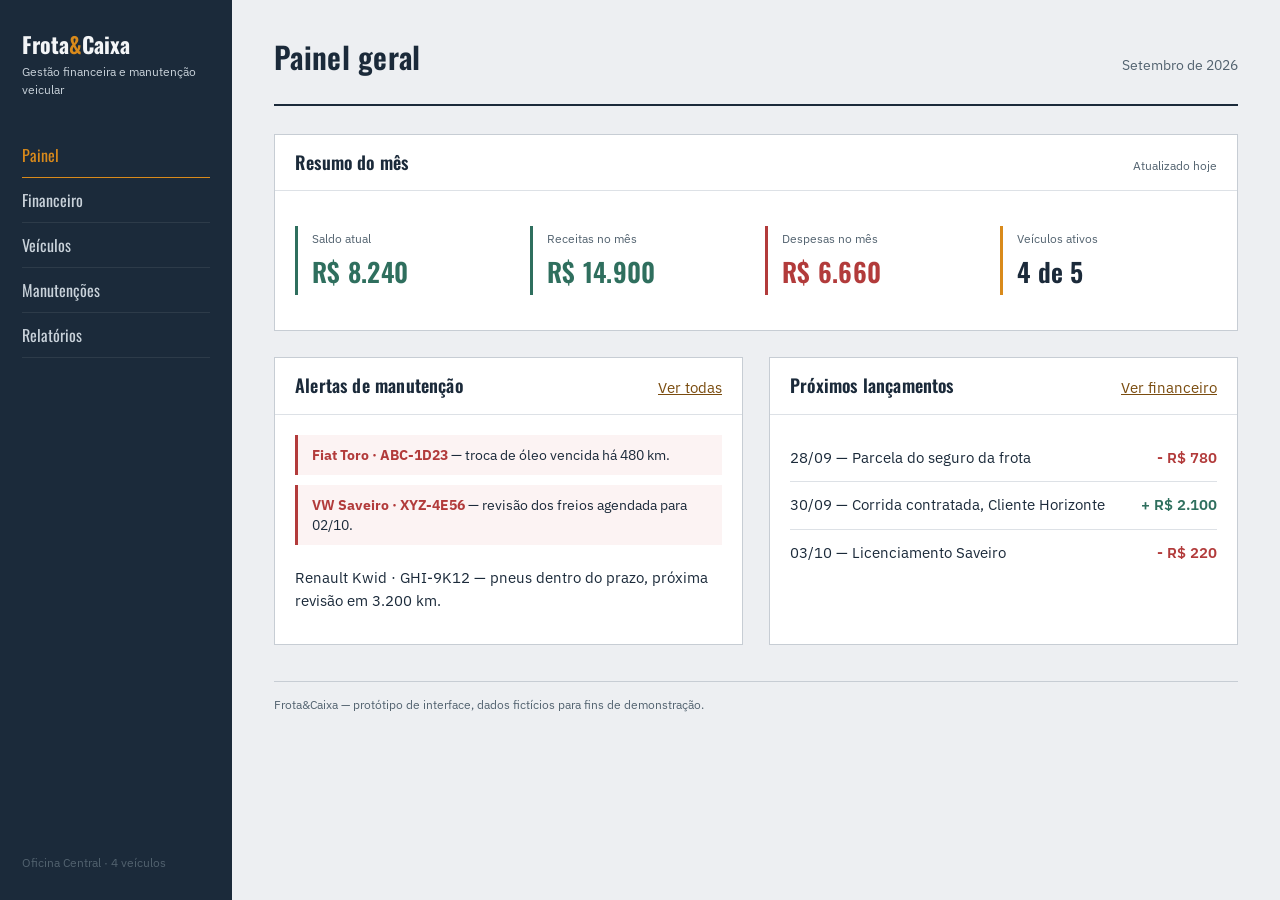
<file: index.html>
<!DOCTYPE html>
<html lang="pt-BR">
<head>
<meta charset="UTF-8">
<meta name="viewport" content="width=device-width, initial-scale=1">
<title>Painel — Frota&Caixa</title>
<link rel="stylesheet" href="css/style.css">
</head>
<body>
<div class="shell">

  <aside class="sidebar">
    <p class="brand">Frota<span>&</span>Caixa</p>
    <p class="brand-sub">Gestão financeira e manutenção veicular</p>
    <nav aria-label="Navegação principal">
      <ul>
        <li><a href="index.html" aria-current="page">Painel</a></li>
        <li><a href="financeiro.html">Financeiro</a></li>
        <li><a href="veiculos.html">Veículos</a></li>
        <li><a href="manutencoes.html">Manutenções</a></li>
        <li><a href="relatorios.html">Relatórios</a></li>
      </ul>
    </nav>
    <div class="sidebar-foot">Oficina Central · 4 veículos</div>
  </aside>

  <main class="content">
    <header class="topbar">
      <h1>Painel geral</h1>
      <p class="period">Setembro de 2026</p>
    </header>

    <section class="panel" aria-labelledby="resumo-h">
      <div class="panel-head">
        <h2 id="resumo-h">Resumo do mês</h2>
        <span class="hint">Atualizado hoje</span>
      </div>
      <div class="panel-body">
        <dl class="grid-4">
          <div class="stat positive">
            <dt>Saldo atual</dt>
            <dd class="num">R$ 8.240</dd>
          </div>
          <div class="stat positive">
            <dt>Receitas no mês</dt>
            <dd class="num">R$ 14.900</dd>
          </div>
          <div class="stat negative">
            <dt>Despesas no mês</dt>
            <dd class="num">R$ 6.660</dd>
          </div>
          <div class="stat">
            <dt>Veículos ativos</dt>
            <dd class="num">4 de 5</dd>
          </div>
        </dl>
      </div>
    </section>

    <div class="grid-2">
      <section class="panel" aria-labelledby="alertas-h">
        <div class="panel-head">
          <h2 id="alertas-h">Alertas de manutenção</h2>
          <a href="manutencoes.html">Ver todas</a>
        </div>
        <div class="panel-body">
          <div class="alert">
            <strong>Fiat Toro · ABC-1D23</strong> — troca de óleo vencida há 480 km.
          </div>
          <div class="alert">
            <strong>VW Saveiro · XYZ-4E56</strong> — revisão dos freios agendada para 02/10.
          </div>
          <ul class="list-plain">
            <li>Renault Kwid · GHI-9K12 — pneus dentro do prazo, próxima revisão em 3.200 km.</li>
          </ul>
        </div>
      </section>

      <section class="panel" aria-labelledby="lancamentos-h">
        <div class="panel-head">
          <h2 id="lancamentos-h">Próximos lançamentos</h2>
          <a href="financeiro.html">Ver financeiro</a>
        </div>
        <div class="panel-body">
          <ul class="list-plain">
            <li>28/09 — Parcela do seguro da frota <span class="amount-out" style="float:right">- R$ 780</span></li>
            <li>30/09 — Corrida contratada, Cliente Horizonte <span class="amount-in" style="float:right">+ R$ 2.100</span></li>
            <li>03/10 — Licenciamento Saveiro <span class="amount-out" style="float:right">- R$ 220</span></li>
          </ul>
        </div>
      </section>
    </div>

    <footer class="page-foot">Frota&amp;Caixa — protótipo de interface, dados fictícios para fins de demonstração.</footer>
  </main>
</div>
</body>
</html>
</file>
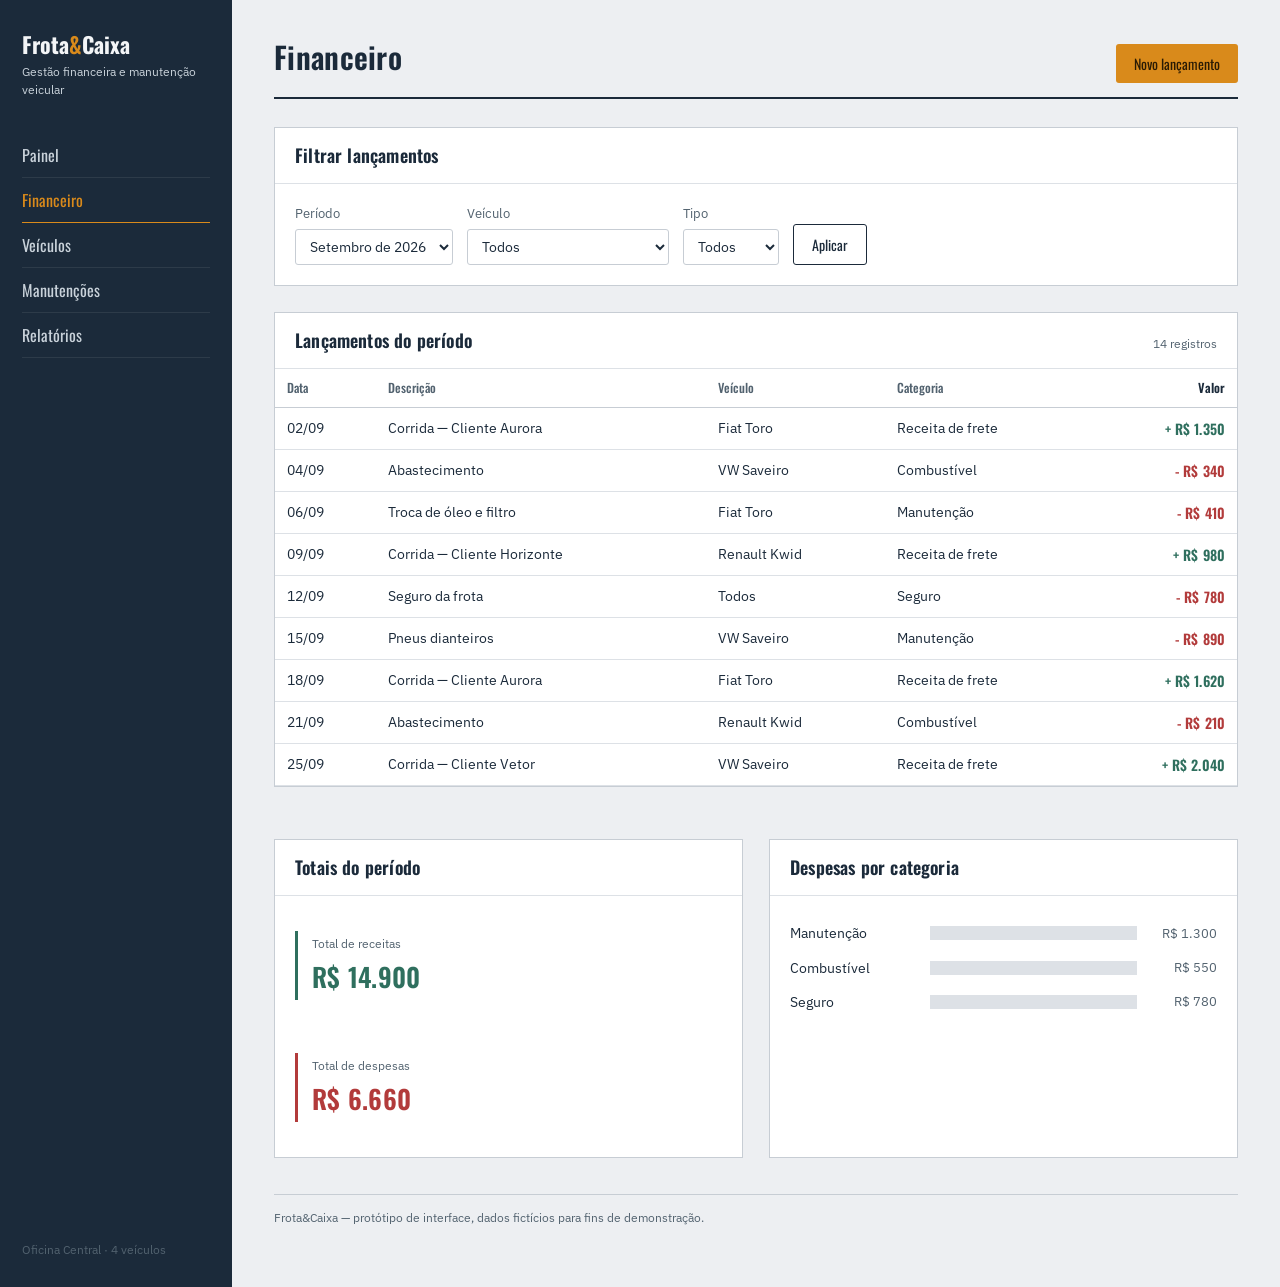
<file: financeiro.html>
<!DOCTYPE html>
<html lang="pt-BR">
<head>
<meta charset="UTF-8">
<meta name="viewport" content="width=device-width, initial-scale=1">
<title>Financeiro — Frota&Caixa</title>
<link rel="stylesheet" href="css/style.css">
</head>
<body>
<div class="shell">

  <aside class="sidebar">
    <p class="brand">Frota<span>&</span>Caixa</p>
    <p class="brand-sub">Gestão financeira e manutenção veicular</p>
    <nav aria-label="Navegação principal">
      <ul>
        <li><a href="index.html">Painel</a></li>
        <li><a href="financeiro.html" aria-current="page">Financeiro</a></li>
        <li><a href="veiculos.html">Veículos</a></li>
        <li><a href="manutencoes.html">Manutenções</a></li>
        <li><a href="relatorios.html">Relatórios</a></li>
      </ul>
    </nav>
    <div class="sidebar-foot">Oficina Central · 4 veículos</div>
  </aside>

  <main class="content">
    <header class="topbar">
      <h1>Financeiro</h1>
      <button class="btn" type="button">Novo lançamento</button>
    </header>

    <section class="panel" aria-labelledby="filtros-h">
      <div class="panel-head"><h2 id="filtros-h">Filtrar lançamentos</h2></div>
      <div class="panel-body">
        <form class="filters">
          <div class="field">
            <label for="f-periodo">Período</label>
            <select id="f-periodo">
              <option>Setembro de 2026</option>
              <option>Agosto de 2026</option>
              <option>Julho de 2026</option>
            </select>
          </div>
          <div class="field">
            <label for="f-veiculo">Veículo</label>
            <select id="f-veiculo">
              <option>Todos</option>
              <option>Fiat Toro · ABC-1D23</option>
              <option>VW Saveiro · XYZ-4E56</option>
              <option>Renault Kwid · GHI-9K12</option>
            </select>
          </div>
          <div class="field">
            <label for="f-tipo">Tipo</label>
            <select id="f-tipo">
              <option>Todos</option>
              <option>Receita</option>
              <option>Despesa</option>
            </select>
          </div>
          <button class="btn ghost" type="button">Aplicar</button>
        </form>
      </div>
    </section>

    <div class="grid-2">
      <div class="panel" style="grid-column: 1 / -1;">
        <div class="panel-head"><h2>Lançamentos do período</h2><span class="hint">14 registros</span></div>
        <div class="panel-body" style="padding:0;">
          <table>
            <thead>
              <tr>
                <th>Data</th><th>Descrição</th><th>Veículo</th><th>Categoria</th><th class="num">Valor</th>
              </tr>
            </thead>
            <tbody>
              <tr><td>02/09</td><td>Corrida — Cliente Aurora</td><td>Fiat Toro</td><td>Receita de frete</td><td class="num amount-in">+ R$ 1.350</td></tr>
              <tr><td>04/09</td><td>Abastecimento</td><td>VW Saveiro</td><td>Combustível</td><td class="num amount-out">- R$ 340</td></tr>
              <tr><td>06/09</td><td>Troca de óleo e filtro</td><td>Fiat Toro</td><td>Manutenção</td><td class="num amount-out">- R$ 410</td></tr>
              <tr><td>09/09</td><td>Corrida — Cliente Horizonte</td><td>Renault Kwid</td><td>Receita de frete</td><td class="num amount-in">+ R$ 980</td></tr>
              <tr><td>12/09</td><td>Seguro da frota</td><td>Todos</td><td>Seguro</td><td class="num amount-out">- R$ 780</td></tr>
              <tr><td>15/09</td><td>Pneus dianteiros</td><td>VW Saveiro</td><td>Manutenção</td><td class="num amount-out">- R$ 890</td></tr>
              <tr><td>18/09</td><td>Corrida — Cliente Aurora</td><td>Fiat Toro</td><td>Receita de frete</td><td class="num amount-in">+ R$ 1.620</td></tr>
              <tr><td>21/09</td><td>Abastecimento</td><td>Renault Kwid</td><td>Combustível</td><td class="num amount-out">- R$ 210</td></tr>
              <tr><td>25/09</td><td>Corrida — Cliente Vetor</td><td>VW Saveiro</td><td>Receita de frete</td><td class="num amount-in">+ R$ 2.040</td></tr>
            </tbody>
          </table>
        </div>
      </div>

      <div class="panel">
        <div class="panel-head"><h2>Totais do período</h2></div>
        <div class="panel-body">
          <dl>
            <div class="stat positive"><dt>Total de receitas</dt><dd class="num">R$ 14.900</dd></div>
          </dl>
          <br>
          <dl>
            <div class="stat negative"><dt>Total de despesas</dt><dd class="num">R$ 6.660</dd></div>
          </dl>
        </div>
      </div>

      <div class="panel">
        <div class="panel-head"><h2>Despesas por categoria</h2></div>
        <div class="panel-body">
          <ul class="barlist">
            <li><span class="label">Manutenção</span><span class="track"><span class="fill negative" style="width:62%"></span></span><span class="value">R$ 1.300</span></li>
            <li><span class="label">Combustível</span><span class="track"><span class="fill negative" style="width:26%"></span></span><span class="value">R$ 550</span></li>
            <li><span class="label">Seguro</span><span class="track"><span class="fill negative" style="width:37%"></span></span><span class="value">R$ 780</span></li>
          </ul>
        </div>
      </div>
    </div>

    <footer class="page-foot">Frota&amp;Caixa — protótipo de interface, dados fictícios para fins de demonstração.</footer>
  </main>
</div>
</body>
</html>
</file>
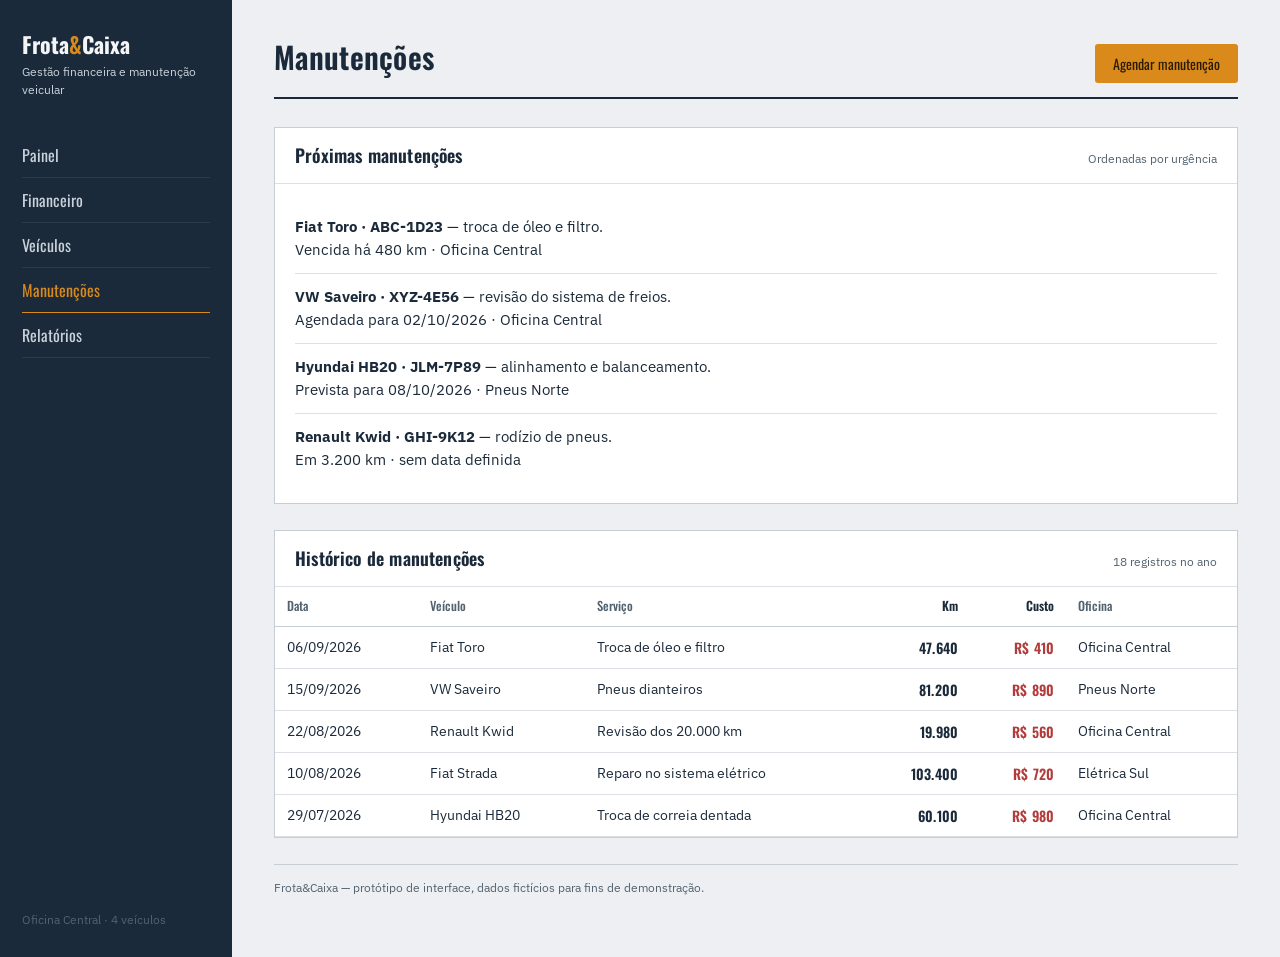
<file: manutencoes.html>
<!DOCTYPE html>
<html lang="pt-BR">
<head>
<meta charset="UTF-8">
<meta name="viewport" content="width=device-width, initial-scale=1">
<title>Manutenções — Frota&Caixa</title>
<link rel="stylesheet" href="css/style.css">
</head>
<body>
<div class="shell">

  <aside class="sidebar">
    <p class="brand">Frota<span>&</span>Caixa</p>
    <p class="brand-sub">Gestão financeira e manutenção veicular</p>
    <nav aria-label="Navegação principal">
      <ul>
        <li><a href="index.html">Painel</a></li>
        <li><a href="financeiro.html">Financeiro</a></li>
        <li><a href="veiculos.html">Veículos</a></li>
        <li><a href="manutencoes.html" aria-current="page">Manutenções</a></li>
        <li><a href="relatorios.html">Relatórios</a></li>
      </ul>
    </nav>
    <div class="sidebar-foot">Oficina Central · 4 veículos</div>
  </aside>

  <main class="content">
    <header class="topbar">
      <h1>Manutenções</h1>
      <button class="btn" type="button">Agendar manutenção</button>
    </header>

    <section class="panel" aria-labelledby="agenda-h">
      <div class="panel-head">
        <h2 id="agenda-h">Próximas manutenções</h2>
        <span class="hint">Ordenadas por urgência</span>
      </div>
      <div class="panel-body">
        <ol class="list-plain">
          <li>
            <strong>Fiat Toro · ABC-1D23</strong> — troca de óleo e filtro.
            <div class="hint">Vencida há 480 km · Oficina Central</div>
          </li>
          <li>
            <strong>VW Saveiro · XYZ-4E56</strong> — revisão do sistema de freios.
            <div class="hint">Agendada para 02/10/2026 · Oficina Central</div>
          </li>
          <li>
            <strong>Hyundai HB20 · JLM-7P89</strong> — alinhamento e balanceamento.
            <div class="hint">Prevista para 08/10/2026 · Pneus Norte</div>
          </li>
          <li>
            <strong>Renault Kwid · GHI-9K12</strong> — rodízio de pneus.
            <div class="hint">Em 3.200 km · sem data definida</div>
          </li>
        </ol>
      </div>
    </section>

    <section class="panel" aria-labelledby="hist-h">
      <div class="panel-head">
        <h2 id="hist-h">Histórico de manutenções</h2>
        <span class="hint">18 registros no ano</span>
      </div>
      <div class="panel-body" style="padding:0;">
        <table>
          <thead>
            <tr>
              <th>Data</th><th>Veículo</th><th>Serviço</th><th class="num">Km</th><th class="num">Custo</th><th>Oficina</th>
            </tr>
          </thead>
          <tbody>
            <tr><td>06/09/2026</td><td>Fiat Toro</td><td>Troca de óleo e filtro</td><td class="num">47.640</td><td class="num amount-out">R$ 410</td><td>Oficina Central</td></tr>
            <tr><td>15/09/2026</td><td>VW Saveiro</td><td>Pneus dianteiros</td><td class="num">81.200</td><td class="num amount-out">R$ 890</td><td>Pneus Norte</td></tr>
            <tr><td>22/08/2026</td><td>Renault Kwid</td><td>Revisão dos 20.000 km</td><td class="num">19.980</td><td class="num amount-out">R$ 560</td><td>Oficina Central</td></tr>
            <tr><td>10/08/2026</td><td>Fiat Strada</td><td>Reparo no sistema elétrico</td><td class="num">103.400</td><td class="num amount-out">R$ 720</td><td>Elétrica Sul</td></tr>
            <tr><td>29/07/2026</td><td>Hyundai HB20</td><td>Troca de correia dentada</td><td class="num">60.100</td><td class="num amount-out">R$ 980</td><td>Oficina Central</td></tr>
          </tbody>
        </table>
      </div>
    </section>

    <footer class="page-foot">Frota&amp;Caixa — protótipo de interface, dados fictícios para fins de demonstração.</footer>
  </main>
</div>
</body>
</html>
</file>
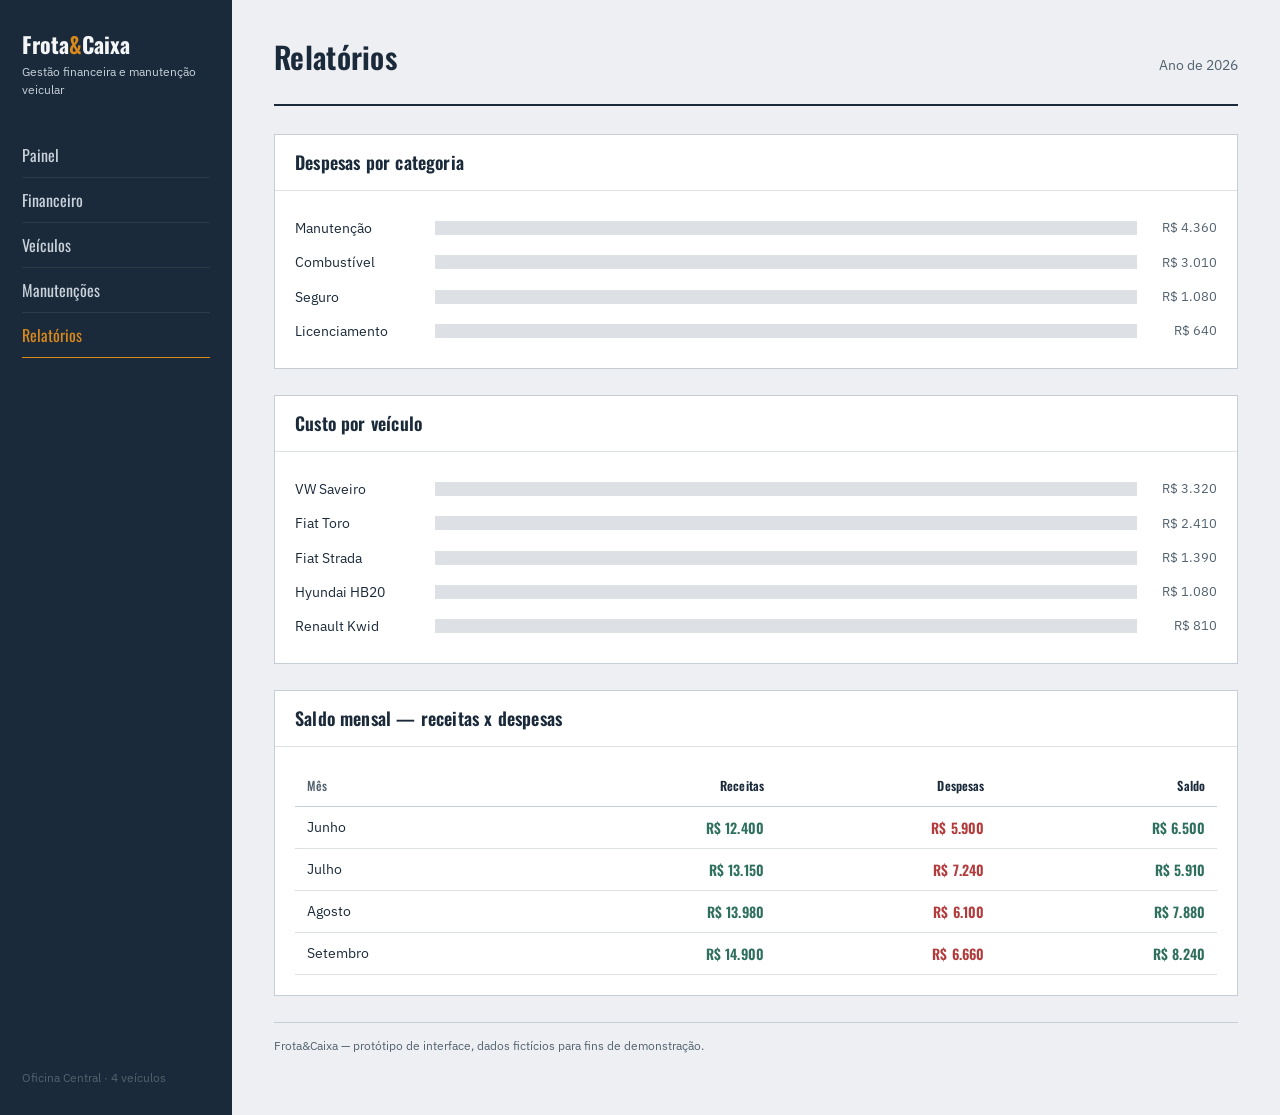
<file: relatorios.html>
<!DOCTYPE html>
<html lang="pt-BR">
<head>
<meta charset="UTF-8">
<meta name="viewport" content="width=device-width, initial-scale=1">
<title>Relatórios — Frota&Caixa</title>
<link rel="stylesheet" href="css/style.css">
</head>
<body>
<div class="shell">

  <aside class="sidebar">
    <p class="brand">Frota<span>&</span>Caixa</p>
    <p class="brand-sub">Gestão financeira e manutenção veicular</p>
    <nav aria-label="Navegação principal">
      <ul>
        <li><a href="index.html">Painel</a></li>
        <li><a href="financeiro.html">Financeiro</a></li>
        <li><a href="veiculos.html">Veículos</a></li>
        <li><a href="manutencoes.html">Manutenções</a></li>
        <li><a href="relatorios.html" aria-current="page">Relatórios</a></li>
      </ul>
    </nav>
    <div class="sidebar-foot">Oficina Central · 4 veículos</div>
  </aside>

  <main class="content">
    <header class="topbar">
      <h1>Relatórios</h1>
      <p class="period">Ano de 2026</p>
    </header>

    <section class="panel" aria-labelledby="cat-h">
      <div class="panel-head"><h2 id="cat-h">Despesas por categoria</h2></div>
      <div class="panel-body">
        <ul class="barlist">
          <li><span class="label">Manutenção</span><span class="track"><span class="fill negative" style="width:48%"></span></span><span class="value">R$ 4.360</span></li>
          <li><span class="label">Combustível</span><span class="track"><span class="fill negative" style="width:33%"></span></span><span class="value">R$ 3.010</span></li>
          <li><span class="label">Seguro</span><span class="track"><span class="fill negative" style="width:12%"></span></span><span class="value">R$ 1.080</span></li>
          <li><span class="label">Licenciamento</span><span class="track"><span class="fill negative" style="width:7%"></span></span><span class="value">R$ 640</span></li>
        </ul>
      </div>
    </section>

    <section class="panel" aria-labelledby="veic-h">
      <div class="panel-head"><h2 id="veic-h">Custo por veículo</h2></div>
      <div class="panel-body">
        <ul class="barlist">
          <li><span class="label">VW Saveiro</span><span class="track"><span class="fill negative" style="width:58%"></span></span><span class="value">R$ 3.320</span></li>
          <li><span class="label">Fiat Toro</span><span class="track"><span class="fill negative" style="width:42%"></span></span><span class="value">R$ 2.410</span></li>
          <li><span class="label">Fiat Strada</span><span class="track"><span class="fill negative" style="width:24%"></span></span><span class="value">R$ 1.390</span></li>
          <li><span class="label">Hyundai HB20</span><span class="track"><span class="fill negative" style="width:19%"></span></span><span class="value">R$ 1.080</span></li>
          <li><span class="label">Renault Kwid</span><span class="track"><span class="fill negative" style="width:14%"></span></span><span class="value">R$ 810</span></li>
        </ul>
      </div>
    </section>

    <section class="panel" aria-labelledby="mes-h">
      <div class="panel-head"><h2 id="mes-h">Saldo mensal — receitas x despesas</h2></div>
      <div class="panel-body">
        <table>
          <thead>
            <tr><th>Mês</th><th class="num">Receitas</th><th class="num">Despesas</th><th class="num">Saldo</th></tr>
          </thead>
          <tbody>
            <tr><td>Junho</td><td class="num amount-in">R$ 12.400</td><td class="num amount-out">R$ 5.900</td><td class="num amount-in">R$ 6.500</td></tr>
            <tr><td>Julho</td><td class="num amount-in">R$ 13.150</td><td class="num amount-out">R$ 7.240</td><td class="num amount-in">R$ 5.910</td></tr>
            <tr><td>Agosto</td><td class="num amount-in">R$ 13.980</td><td class="num amount-out">R$ 6.100</td><td class="num amount-in">R$ 7.880</td></tr>
            <tr><td>Setembro</td><td class="num amount-in">R$ 14.900</td><td class="num amount-out">R$ 6.660</td><td class="num amount-in">R$ 8.240</td></tr>
          </tbody>
        </table>
      </div>
    </section>

    <footer class="page-foot">Frota&amp;Caixa — protótipo de interface, dados fictícios para fins de demonstração.</footer>
  </main>
</div>
</body>
</html>
</file>
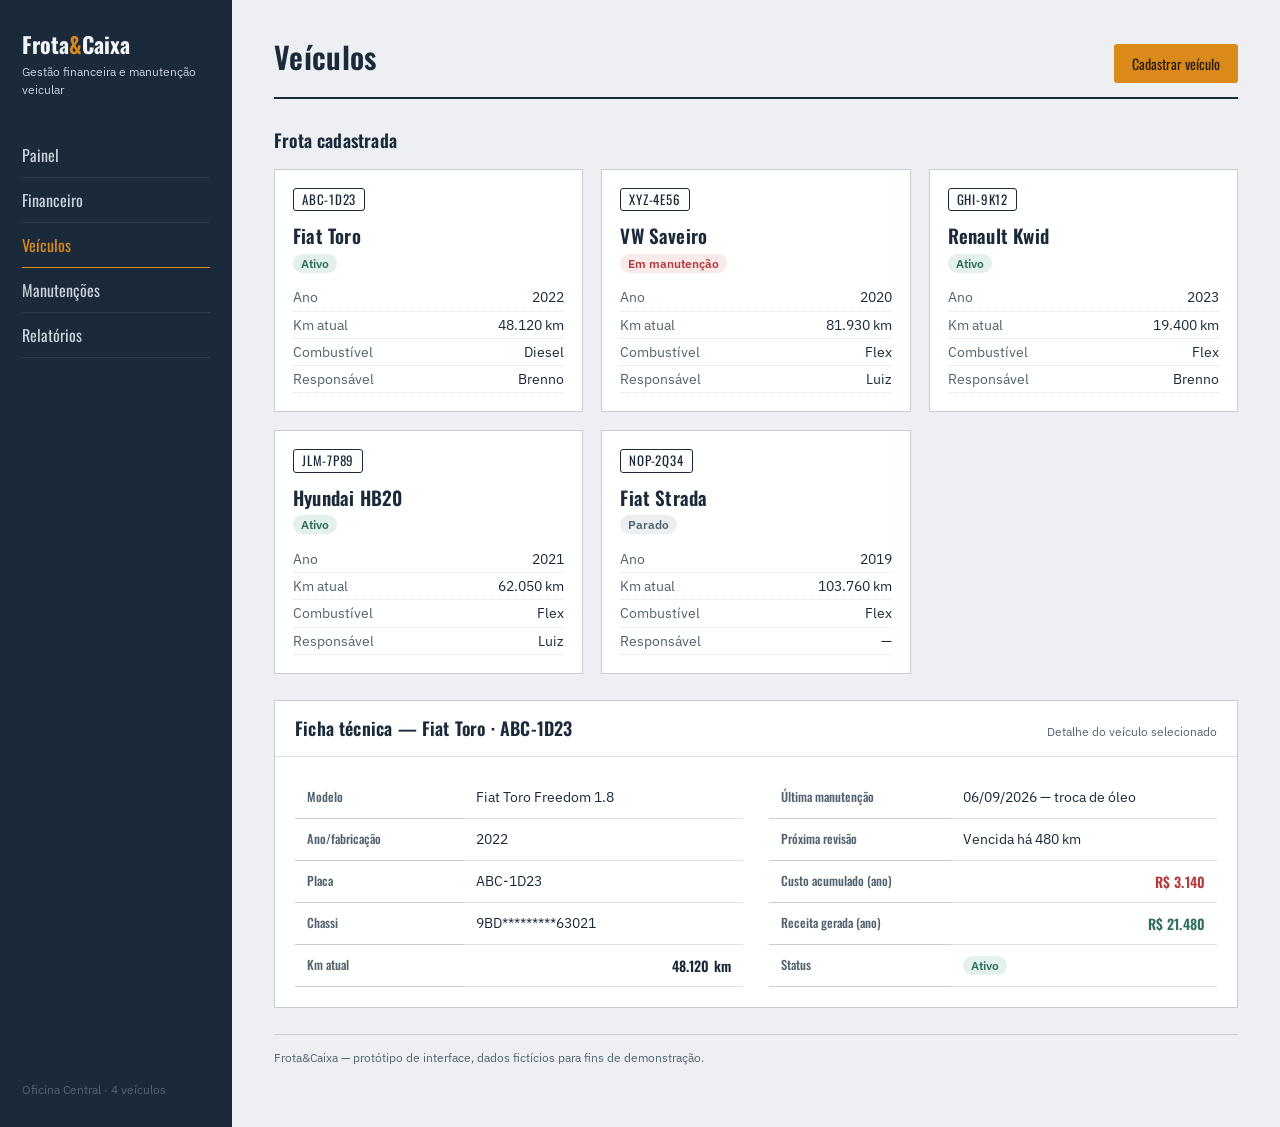
<file: veiculos.html>
<!DOCTYPE html>
<html lang="pt-BR">
<head>
<meta charset="UTF-8">
<meta name="viewport" content="width=device-width, initial-scale=1">
<title>Veículos — Frota&Caixa</title>
<link rel="stylesheet" href="css/style.css">
</head>
<body>
<div class="shell">

  <aside class="sidebar">
    <p class="brand">Frota<span>&</span>Caixa</p>
    <p class="brand-sub">Gestão financeira e manutenção veicular</p>
    <nav aria-label="Navegação principal">
      <ul>
        <li><a href="index.html">Painel</a></li>
        <li><a href="financeiro.html">Financeiro</a></li>
        <li><a href="veiculos.html" aria-current="page">Veículos</a></li>
        <li><a href="manutencoes.html">Manutenções</a></li>
        <li><a href="relatorios.html">Relatórios</a></li>
      </ul>
    </nav>
    <div class="sidebar-foot">Oficina Central · 4 veículos</div>
  </aside>

  <main class="content">
    <header class="topbar">
      <h1>Veículos</h1>
      <button class="btn" type="button">Cadastrar veículo</button>
    </header>

    <section aria-labelledby="frota-h">
      <h2 id="frota-h" style="font-size:18px;">Frota cadastrada</h2>
      <div class="grid-3">
        <article class="vehicle-card">
          <span class="plate">ABC-1D23</span>
          <h3>Fiat Toro</h3>
          <span class="status ativo">Ativo</span>
          <dl>
            <div><dt>Ano</dt><dd>2022</dd></div>
            <div><dt>Km atual</dt><dd>48.120 km</dd></div>
            <div><dt>Combustível</dt><dd>Diesel</dd></div>
            <div><dt>Responsável</dt><dd>Brenno</dd></div>
          </dl>
        </article>

        <article class="vehicle-card">
          <span class="plate">XYZ-4E56</span>
          <h3>VW Saveiro</h3>
          <span class="status manutencao">Em manutenção</span>
          <dl>
            <div><dt>Ano</dt><dd>2020</dd></div>
            <div><dt>Km atual</dt><dd>81.930 km</dd></div>
            <div><dt>Combustível</dt><dd>Flex</dd></div>
            <div><dt>Responsável</dt><dd>Luiz</dd></div>
          </dl>
        </article>

        <article class="vehicle-card">
          <span class="plate">GHI-9K12</span>
          <h3>Renault Kwid</h3>
          <span class="status ativo">Ativo</span>
          <dl>
            <div><dt>Ano</dt><dd>2023</dd></div>
            <div><dt>Km atual</dt><dd>19.400 km</dd></div>
            <div><dt>Combustível</dt><dd>Flex</dd></div>
            <div><dt>Responsável</dt><dd>Brenno</dd></div>
          </dl>
        </article>

        <article class="vehicle-card">
          <span class="plate">JLM-7P89</span>
          <h3>Hyundai HB20</h3>
          <span class="status ativo">Ativo</span>
          <dl>
            <div><dt>Ano</dt><dd>2021</dd></div>
            <div><dt>Km atual</dt><dd>62.050 km</dd></div>
            <div><dt>Combustível</dt><dd>Flex</dd></div>
            <div><dt>Responsável</dt><dd>Luiz</dd></div>
          </dl>
        </article>

        <article class="vehicle-card">
          <span class="plate">NOP-2Q34</span>
          <h3>Fiat Strada</h3>
          <span class="status parado">Parado</span>
          <dl>
            <div><dt>Ano</dt><dd>2019</dd></div>
            <div><dt>Km atual</dt><dd>103.760 km</dd></div>
            <div><dt>Combustível</dt><dd>Flex</dd></div>
            <div><dt>Responsável</dt><dd>—</dd></div>
          </dl>
        </article>
      </div>
    </section>

    <section class="panel" aria-labelledby="ficha-h" style="margin-top:26px;">
      <div class="panel-head">
        <h2 id="ficha-h">Ficha técnica — Fiat Toro · ABC-1D23</h2>
        <span class="hint">Detalhe do veículo selecionado</span>
      </div>
      <div class="panel-body grid-2">
        <div>
          <table>
            <tbody>
              <tr><th>Modelo</th><td>Fiat Toro Freedom 1.8</td></tr>
              <tr><th>Ano/fabricação</th><td>2022</td></tr>
              <tr><th>Placa</th><td>ABC-1D23</td></tr>
              <tr><th>Chassi</th><td>9BD*********63021</td></tr>
              <tr><th>Km atual</th><td class="num">48.120 km</td></tr>
            </tbody>
          </table>
        </div>
        <div>
          <table>
            <tbody>
              <tr><th>Última manutenção</th><td>06/09/2026 — troca de óleo</td></tr>
              <tr><th>Próxima revisão</th><td>Vencida há 480 km</td></tr>
              <tr><th>Custo acumulado (ano)</th><td class="num amount-out">R$ 3.140</td></tr>
              <tr><th>Receita gerada (ano)</th><td class="num amount-in">R$ 21.480</td></tr>
              <tr><th>Status</th><td><span class="status ativo">Ativo</span></td></tr>
            </tbody>
          </table>
        </div>
      </div>
    </section>

    <footer class="page-foot">Frota&amp;Caixa — protótipo de interface, dados fictícios para fins de demonstração.</footer>
  </main>
</div>
</body>
</html>
</file>
<file: css/style.css>
@import url('https://fonts.googleapis.com/css2?family=Oswald:wght@400;500;600;700&family=IBM+Plex+Sans:wght@400;500;600&display=swap');

:root {
  --bg: #EDEFF2;
  --surface: #FFFFFF;
  --ink: #1B2A3A;
  --ink-soft: #52626F;
  --line: #C7CDD4;
  --line-soft: #DDE1E6;
  --accent: #D98A1B;
  --accent-ink: #7A4C0F;
  --positive: #2F6F5E;
  --negative: #B23B3B;
  --sidebar-bg: #1B2A3A;
  --sidebar-text: #C9D2DA;
  --sidebar-text-active: #F3F5F7;
  --font-display: 'Oswald', 'Arial Narrow', sans-serif;
  --font-body: 'IBM Plex Sans', 'Segoe UI', sans-serif;
  --radius: 3px;
}

* { box-sizing: border-box; }

html { scroll-behavior: smooth; }

body {
  margin: 0;
  background: var(--bg);
  color: var(--ink);
  font-family: var(--font-body);
  font-size: 15px;
  line-height: 1.5;
  -webkit-font-smoothing: antialiased;
}

h1, h2, h3, .num {
  font-family: var(--font-display);
  font-weight: 600;
  letter-spacing: 0.01em;
  color: var(--ink);
}

.num { font-variant-numeric: tabular-nums; }

a { color: var(--accent-ink); }
a:focus-visible, button:focus-visible, input:focus-visible, select:focus-visible {
  outline: 2px solid var(--accent);
  outline-offset: 2px;
}

.shell {
  display: grid;
  grid-template-columns: 232px 1fr;
  min-height: 100vh;
}

.sidebar {
  background: var(--sidebar-bg);
  color: var(--sidebar-text);
  padding: 28px 22px;
  display: flex;
  flex-direction: column;
}

.brand {
  font-family: var(--font-display);
  font-size: 22px;
  font-weight: 700;
  color: var(--sidebar-text-active);
  margin: 0 0 2px;
}

.brand span { color: var(--accent); }

.brand-sub {
  font-size: 12px;
  color: var(--sidebar-text);
  margin: 0 0 34px;
}

.sidebar nav ul {
  list-style: none;
  margin: 0;
  padding: 0;
}

.sidebar nav a {
  display: block;
  color: var(--sidebar-text);
  text-decoration: none;
  font-family: var(--font-display);
  font-size: 16px;
  padding: 10px 0;
  border-bottom: 1px solid rgba(255,255,255,0.08);
}

.sidebar nav a:hover { color: var(--sidebar-text-active); }

.sidebar nav a[aria-current="page"] {
  color: var(--accent);
  border-bottom-color: var(--accent);
}

.sidebar-foot {
  margin-top: auto;
  font-size: 12px;
  color: var(--ink-soft);
  padding-top: 18px;
}

.content {
  padding: 34px 42px 60px;
  max-width: 1080px;
}

.topbar {
  display: flex;
  justify-content: space-between;
  align-items: baseline;
  border-bottom: 2px solid var(--ink);
  padding-bottom: 14px;
  margin-bottom: 28px;
  flex-wrap: wrap;
  gap: 8px;
}

.topbar h1 { font-size: 30px; margin: 0; }
.topbar .period { color: var(--ink-soft); font-size: 14px; }

.panel {
  background: var(--surface);
  border: 1px solid var(--line);
  margin-bottom: 26px;
}

.panel-head {
  display: flex;
  justify-content: space-between;
  align-items: baseline;
  padding: 14px 20px;
  border-bottom: 1px solid var(--line-soft);
}

.panel-head h2 { font-size: 18px; margin: 0; }
.panel-head .hint { font-size: 12px; color: var(--ink-soft); }
.panel-body { padding: 20px; }

.grid-2 { display: grid; grid-template-columns: 1fr 1fr; gap: 26px; }
.grid-3 { display: grid; grid-template-columns: repeat(3, 1fr); gap: 18px; }
.grid-4 { display: grid; grid-template-columns: repeat(4, 1fr); gap: 18px; }

.stat {
  border-left: 3px solid var(--accent);
  padding: 4px 0 4px 14px;
}
.stat dt { font-size: 12px; color: var(--ink-soft); margin: 0 0 4px; }
.stat dd { font-family: var(--font-display); font-size: 26px; margin: 0; font-variant-numeric: tabular-nums; }
.stat.positive { border-color: var(--positive); }
.stat.negative { border-color: var(--negative); }
.stat.positive dd { color: var(--positive); }
.stat.negative dd { color: var(--negative); }

table { width: 100%; border-collapse: collapse; font-size: 14px; }
th, td { text-align: left; padding: 10px 12px; border-bottom: 1px solid var(--line-soft); }
th { font-family: var(--font-display); font-weight: 500; font-size: 12.5px; color: var(--ink-soft); border-bottom: 1px solid var(--line); }
td.num, th.num { text-align: right; font-variant-numeric: tabular-nums; }
tbody tr:hover { background: #F6F7F8; }
.amount-in { color: var(--positive); font-weight: 600; }
.amount-out { color: var(--negative); font-weight: 600; }

.list-plain { list-style: none; margin: 0; padding: 0; }
.list-plain > li { padding: 12px 0; border-bottom: 1px solid var(--line-soft); }
.list-plain > li:last-child { border-bottom: none; }

.vehicle-card {
  border: 1px solid var(--line);
  background: var(--surface);
  padding: 18px;
}
.vehicle-card h3 { font-size: 19px; margin: 0 0 2px; }
.plate {
  display: inline-block;
  font-family: var(--font-display);
  font-size: 13px;
  border: 1.5px solid var(--ink);
  border-radius: var(--radius);
  padding: 1px 8px;
  margin-bottom: 10px;
  letter-spacing: 0.06em;
}
.vehicle-card dl { margin: 10px 0 0; font-size: 13.5px; }
.vehicle-card dl div { display: flex; justify-content: space-between; padding: 3px 0; border-bottom: 1px dotted var(--line-soft); }
.vehicle-card dl dt { color: var(--ink-soft); }

.status { font-size: 12px; padding: 2px 8px; border-radius: 999px; font-weight: 600; }
.status.ativo { background: #E4F0EC; color: var(--positive); }
.status.manutencao { background: #FBEAEA; color: var(--negative); }
.status.parado { background: #ECEEF0; color: var(--ink-soft); }

.filters { display: flex; gap: 14px; flex-wrap: wrap; align-items: flex-end; }
.field { display: flex; flex-direction: column; font-size: 13px; gap: 5px; }
.field label { color: var(--ink-soft); }
.field select, .field input {
  font-family: var(--font-body);
  font-size: 14px;
  padding: 7px 10px;
  border: 1px solid var(--line);
  background: var(--surface);
  border-radius: var(--radius);
  color: var(--ink);
}

.btn {
  font-family: var(--font-display);
  font-size: 14px;
  background: var(--accent);
  color: #2A1B04;
  border: none;
  padding: 9px 18px;
  border-radius: var(--radius);
  cursor: pointer;
}
.btn:hover { background: #C57C15; }
.btn.ghost {
  background: transparent;
  border: 1px solid var(--ink);
  color: var(--ink);
}

.barlist { list-style: none; margin: 0; padding: 0; }
.barlist li { display: grid; grid-template-columns: 130px 1fr 70px; align-items: center; gap: 10px; padding: 7px 0; }
.barlist .label { font-size: 13.5px; }
.barlist .track { background: var(--line-soft); height: 14px; position: relative; }
.barlist .fill { background: var(--accent); height: 100%; }
.barlist .fill.negative { background: var(--negative); }
.barlist .value { font-size: 13px; text-align: right; font-variant-numeric: tabular-nums; color: var(--ink-soft); }

.alert {
  border-left: 3px solid var(--negative);
  background: #FCF3F3;
  padding: 10px 14px;
  font-size: 13.5px;
  margin-bottom: 10px;
}
.alert strong { color: var(--negative); }

footer.page-foot {
  font-size: 12px;
  color: var(--ink-soft);
  border-top: 1px solid var(--line);
  padding-top: 14px;
  margin-top: 10px;
}

@media (max-width: 860px) {
  .shell { grid-template-columns: 1fr; }
  .sidebar { flex-direction: row; align-items: center; flex-wrap: wrap; padding: 16px 20px; }
  .sidebar nav ul { display: flex; gap: 16px; }
  .sidebar nav a { border-bottom: none; padding: 4px 0; }
  .sidebar-foot { display: none; }
  .content { padding: 24px; }
  .grid-2, .grid-3, .grid-4 { grid-template-columns: 1fr; }
  .barlist li { grid-template-columns: 100px 1fr 60px; }
}

@media (prefers-reduced-motion: reduce) {
  html { scroll-behavior: auto; }
}
</file>
